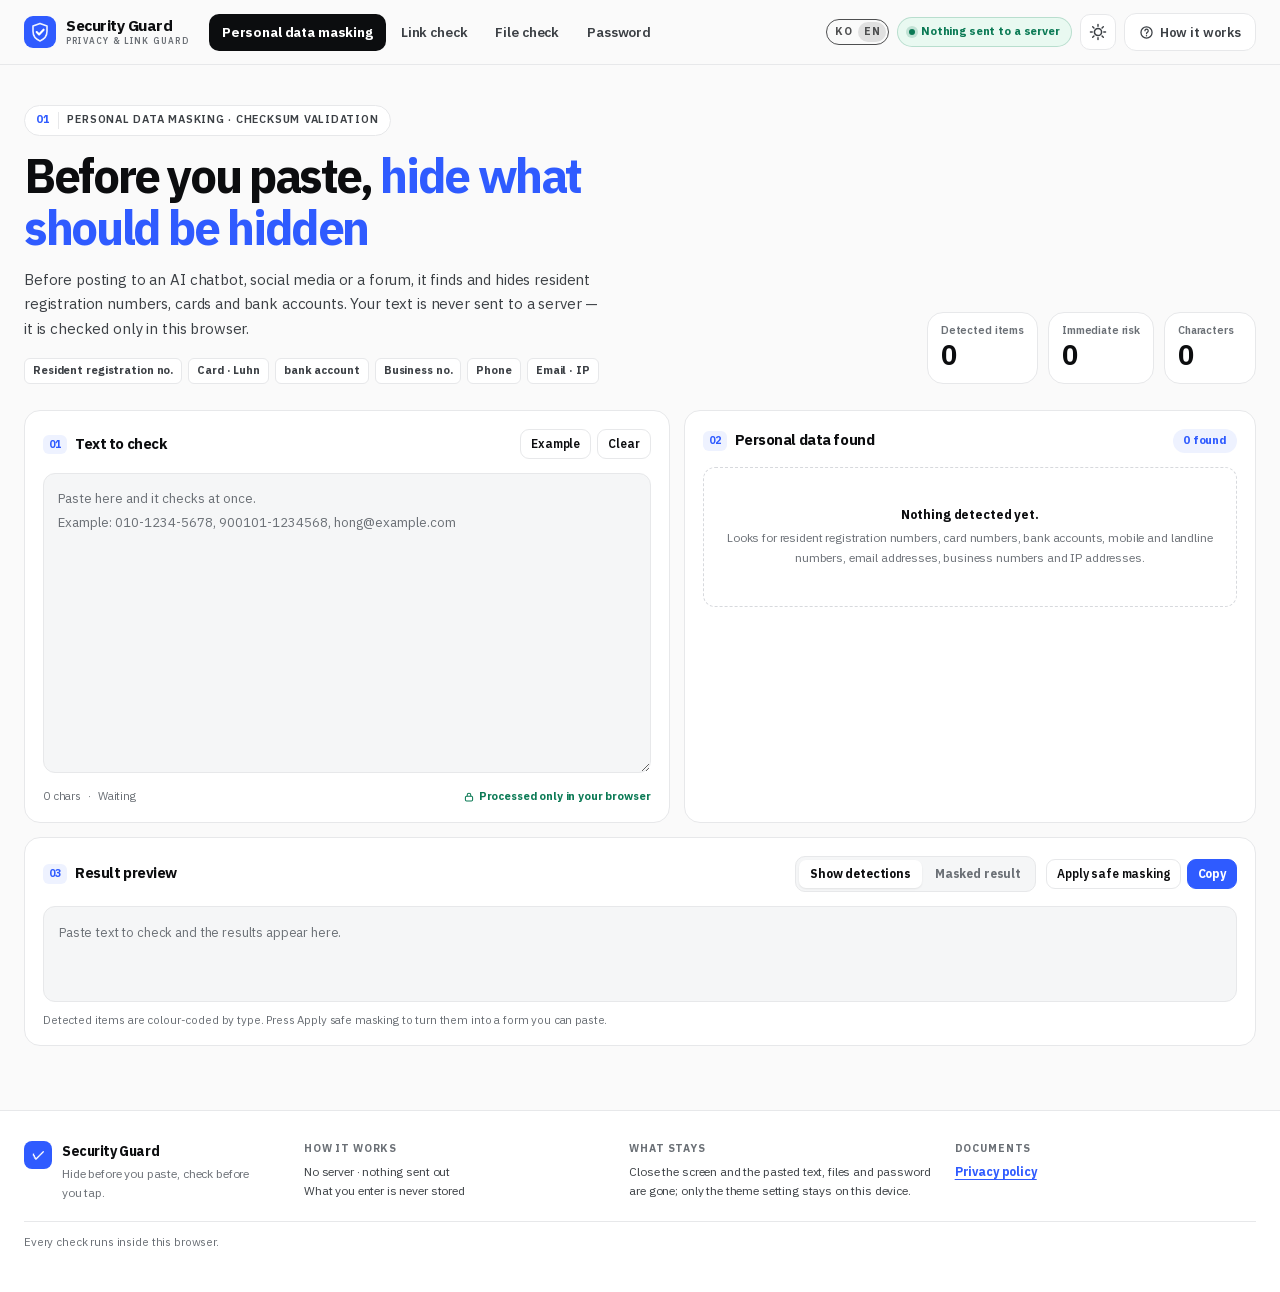
<file: index.html>
<!DOCTYPE html>
<html lang="ko" data-theme="light">
<head>
<meta charset="utf-8" />
<meta name="viewport" content="width=device-width, initial-scale=1, viewport-fit=cover" />
<title>보안 가드 — 개인정보·피싱링크·파일 점검기</title>
<meta name="description" content="AI에 붙여넣기 전 개인정보 마스킹, 피싱 링크 위험 진단, 파일 SHA-256·위장 확장자·사진 GPS 제거까지. 서버 전송 없이 브라우저 안에서만 동작합니다." />
<meta name="theme-color" content="#ffffff" />
<meta name="color-scheme" content="light dark" />
<link rel="canonical" href="https://marcj81.github.io/privacy-security-guard/" />
<meta name="robots" content="index, follow" />
<meta property="og:type" content="website" />
<meta property="og:site_name" content="보안 가드" />
<meta property="og:title" content="보안 가드 — 개인정보·피싱링크·파일 점검기" />
<meta property="og:description" content="AI에 붙여넣기 전 개인정보 마스킹, 피싱 링크 진단, 파일 해시·위장 확장자·사진 GPS 제거. 서버 전송 없이 브라우저 안에서만." />
<meta property="og:url" content="https://marcj81.github.io/privacy-security-guard/" />
<meta property="og:locale" content="ko_KR" />
<meta name="twitter:card" content="summary" />
<link rel="icon" href="favicon.svg" type="image/svg+xml" />
<link rel="stylesheet" href="styles.css" />
</head>
<body>
<a class="skip-link" href="#main">본문으로 바로가기</a>

<header class="topbar">
  <div class="topbar-inner">
    <a class="brand" href="#" data-action="go-pii" aria-label="보안 가드 홈">
      <span class="brand-mark" aria-hidden="true">
        <svg viewBox="0 0 32 32" width="32" height="32">
          <rect width="32" height="32" rx="9" fill="#2F5BFF" />
          <path d="M16 7.4l7 2.7v5.2c0 4.5-2.9 8-7 9.6-4.1-1.6-7-5.1-7-9.6v-5.2z"
                fill="none" stroke="#fff" stroke-width="1.6" stroke-linejoin="round" stroke-opacity=".92" />
          <path d="M12.7 16.1l2.4 2.4 4.5-4.8" fill="none" stroke="#fff" stroke-width="2.1"
                stroke-linecap="round" stroke-linejoin="round" />
        </svg>
      </span>
      <span class="brand-text">
        <strong>보안 가드</strong>
        <small>PRIVACY &amp; LINK GUARD</small>
      </span>
    </a>

    <nav class="tabs" role="tablist" aria-label="주요 화면">
      <button class="tab is-active" role="tab" aria-selected="true" data-tab="pii">개인정보 마스킹</button>
      <button class="tab" role="tab" aria-selected="false" data-tab="url">링크 진단</button>
      <button class="tab" role="tab" aria-selected="false" data-tab="file">파일 점검</button>
      <button class="tab" role="tab" aria-selected="false" data-tab="pw">비밀번호</button>
    </nav>

    <div class="top-actions">
      <span class="local-pill" title="입력한 내용은 어디로도 전송되지 않습니다">
        <i aria-hidden="true"></i>서버 전송 0
      </span>
      <button type="button" class="icon-btn" data-action="toggle-theme" aria-label="다크 모드로 전환" title="라이트/다크">
        <svg class="ico-sun" viewBox="0 0 20 20" width="18" height="18" aria-hidden="true"><circle cx="10" cy="10" r="4" fill="none" stroke="currentColor" stroke-width="1.7"/><path d="M10 1.6v2M10 16.4v2M1.6 10h2M16.4 10h2M4.1 4.1l1.4 1.4M14.5 14.5l1.4 1.4M15.9 4.1l-1.4 1.4M5.5 14.5l-1.4 1.4" stroke="currentColor" stroke-width="1.6" stroke-linecap="round"/></svg>
        <svg class="ico-moon" viewBox="0 0 20 20" width="18" height="18" aria-hidden="true"><path d="M16.5 12.4A7 7 0 0 1 7.6 3.5a7 7 0 1 0 8.9 8.9z" fill="none" stroke="currentColor" stroke-width="1.7" stroke-linejoin="round"/></svg>
      </button>
      <button type="button" class="btn btn-ghost how-btn" data-action="open-how">
        <svg viewBox="0 0 20 20" width="15" height="15" aria-hidden="true"><circle cx="10" cy="10" r="7.4" fill="none" stroke="currentColor" stroke-width="1.7"/><path d="M7.9 7.7a2.2 2.2 0 1 1 3.4 1.9c-.8.5-1.3 1-1.3 1.9" fill="none" stroke="currentColor" stroke-width="1.6" stroke-linecap="round"/><circle cx="10" cy="14.3" r=".95" fill="currentColor"/></svg>
        작동 원리
      </button>
    </div>
  </div>
</header>

<main id="main" tabindex="-1">

  <!-- ── 개인정보 마스킹 ─────────────────────────────── -->
  <section class="view" id="view-pii" role="tabpanel" aria-label="개인정보 마스킹">
    <div class="hero">
      <div class="hero-copy">
        <span class="eyebrow"><b>01</b>개인정보 마스킹 · 체크섬 검증</span>
        <h1>붙여넣기 전에, <em>가릴 것은 가립니다</em></h1>
        <p class="sub">AI 챗봇·SNS·게시판에 올리기 전에 주민등록번호·카드·계좌를 찾아 가립니다. 입력한 글은 서버로 가지 않고 이 브라우저 안에서만 검사됩니다.</p>
        <div class="tagrow">
          <span class="tag">주민등록번호</span><span class="tag">카드 · Luhn</span><span class="tag">계좌</span>
          <span class="tag">사업자번호</span><span class="tag">연락처</span><span class="tag">이메일 · IP</span>
        </div>
      </div>
      <div class="summary" id="piiSummary"></div>
    </div>

    <div class="pii-grid">
      <div class="panel">
        <div class="panel-head">
          <h2><span class="idx">01</span>검사할 글</h2>
          <div class="panel-tools">
            <button type="button" class="btn btn-sm" data-action="pii-sample">예시</button>
            <button type="button" class="btn btn-sm" data-action="pii-clear">지우기</button>
          </div>
        </div>
        <textarea id="piiInput" class="input textarea" spellcheck="false" autocomplete="off"
          placeholder="여기에 붙여넣으면 바로 검사합니다.&#10;예: 010-1234-5678, 900101-1234568, hong@example.com"></textarea>
        <div class="input-foot">
          <span id="piiChars" class="muted">0자</span>
          <span class="dot-sep" aria-hidden="true">·</span>
          <span id="piiState" class="muted">대기 중</span>
          <span class="spacer"></span>
          <span class="trust">
            <svg viewBox="0 0 16 16" width="12" height="12" aria-hidden="true"><rect x="3.2" y="7" width="9.6" height="6.4" rx="1.6" fill="none" stroke="currentColor" stroke-width="1.4"/><path d="M5.6 7V5.4a2.4 2.4 0 0 1 4.8 0V7" fill="none" stroke="currentColor" stroke-width="1.4"/></svg>
            브라우저에서만 처리
          </span>
        </div>
      </div>

      <div class="panel findings-panel">
        <div class="panel-head">
          <h2><span class="idx">02</span>탐지된 개인정보</h2>
          <span class="count-pill" id="piiCount">0건</span>
        </div>
        <div class="riskline" id="piiRisk" hidden></div>
        <div class="findings" id="piiFindings"></div>
        <div class="findings-empty" id="piiEmpty">
          <b>아직 탐지된 항목이 없습니다.</b>
          <span>주민등록번호 · 카드번호 · 계좌번호 · 휴대폰 · 전화 · 이메일 · 사업자번호 · IP를 찾습니다.</span>
        </div>
      </div>
    </div>

    <div class="panel preview-panel">
      <div class="panel-head">
        <h2><span class="idx">03</span>결과 미리보기</h2>
        <div class="seg" id="piiSeg" role="tablist" aria-label="미리보기 모드">
          <button type="button" class="is-on" role="tab" aria-selected="true" data-view="raw">탐지 표시</button>
          <button type="button" role="tab" aria-selected="false" data-view="masked">마스킹 결과</button>
        </div>
        <div class="panel-tools">
          <button type="button" class="btn btn-sm" data-action="pii-apply">안전 마스킹 적용</button>
          <button type="button" class="btn btn-sm btn-primary" data-action="pii-copy" id="piiCopyBtn">복사</button>
        </div>
      </div>
      <div id="piiHighlight" class="preview-box" aria-live="polite"></div>
      <pre id="piiMasked" class="preview-box masked" hidden></pre>
      <p class="preview-note" id="piiNote">탐지된 항목을 종류별 색으로 표시했습니다. <b>안전 마스킹 적용</b>을 누르면 붙여넣어도 되는 형태로 바뀝니다.</p>
    </div>
  </section>

  <!-- ── 링크 진단 ───────────────────────────────────── -->
  <section class="view" id="view-url" role="tabpanel" aria-label="피싱 링크 진단" hidden>
    <div class="hero">
      <div class="hero-copy">
        <span class="eyebrow"><b>02</b>피싱 링크 진단 · 문자·메일</span>
        <h1>누르기 전에, <em>주소를 해부합니다</em></h1>
        <p class="sub">문자·메일로 온 링크를 누르기 전에 확인하세요. 브랜드 사칭 유사 도메인, 퓨니코드, IP 직접 접속, @ 우회, 단축 URL을 한 번에 봅니다.</p>
        <div class="tagrow">
          <span class="tag">유사 도메인</span><span class="tag">퓨니코드</span><span class="tag">@ 우회</span>
          <span class="tag">IP 접속</span><span class="tag">단축 URL</span><span class="tag">위험 확장자</span>
        </div>
      </div>
      <div class="summary" id="urlSummary"></div>
    </div>

    <form class="url-form" id="urlForm" autocomplete="off">
      <div class="url-field">
        <svg viewBox="0 0 20 20" width="17" height="17" aria-hidden="true"><path d="M8.4 11.6a3.2 3.2 0 0 0 4.5 0l2.6-2.6a3.2 3.2 0 0 0-4.5-4.5l-1.3 1.3" fill="none" stroke="currentColor" stroke-width="1.7" stroke-linecap="round"/><path d="M11.6 8.4a3.2 3.2 0 0 0-4.5 0l-2.6 2.6a3.2 3.2 0 0 0 4.5 4.5l1.3-1.3" fill="none" stroke="currentColor" stroke-width="1.7" stroke-linecap="round"/></svg>
        <input id="urlInput" type="text" inputmode="url" spellcheck="false" autocomplete="off"
               placeholder="확인할 링크 — https://… 또는 bit.ly/…" aria-label="검사할 링크" />
        <button type="button" class="url-clear" data-action="url-clear" aria-label="입력 지우기" hidden>✕</button>
      </div>
      <button class="btn btn-primary" type="submit">진단</button>
    </form>

    <div class="sample-row" id="urlSamples" aria-label="예시 링크"></div>
    <div id="urlError" class="inline-error" hidden></div>

    <div class="url-result" id="urlResult" hidden>
      <div class="score-card" id="scoreCard" data-grade="safe">
        <div class="gauge" aria-hidden="true">
          <svg viewBox="0 0 120 120" width="120" height="120">
            <circle class="gauge-track" cx="60" cy="60" r="52" fill="none" stroke-width="10" />
            <circle class="gauge-fill" id="gaugeFill" cx="60" cy="60" r="52" fill="none" stroke-width="10"
                    stroke-linecap="round" transform="rotate(-90 60 60)" />
          </svg>
          <div class="gauge-label"><b id="urlScore">0</b><span>/100</span></div>
        </div>
        <div class="score-copy">
          <span class="grade-chip" id="urlGrade">안전</span>
          <h2 id="urlVerdict"></h2>
          <p id="urlAdvice" class="muted"></p>
        </div>
        <div class="score-meta" id="urlMeta"></div>
        <div class="meta-note" id="urlMetaNote" hidden></div>
      </div>

      <div class="url-cols">
        <div class="panel">
          <div class="panel-head"><h2>위험 근거</h2><span class="muted" id="urlReasonCount"></span></div>
          <div id="urlReasons" class="reason-list"></div>
        </div>
        <div class="panel">
          <div class="panel-head"><h2>확인된 안전 신호</h2></div>
          <div id="urlPositives" class="positive-list"></div>
          <div class="howto" id="urlHowto"></div>
        </div>
      </div>
    </div>

    <div class="panel recent-panel" id="urlRecentWrap" hidden>
      <div class="panel-head">
        <h2>이번 세션 검사 기록</h2>
        <button type="button" class="btn btn-sm" data-action="url-clear-history">기록 지우기</button>
      </div>
      <div id="urlRecent" class="recent-list"></div>
    </div>
  </section>

  <!-- ── 파일 점검 ───────────────────────────────────── -->
  <section class="view" id="view-file" role="tabpanel" aria-label="파일 점검" hidden>
    <div class="hero">
      <div class="hero-copy">
        <span class="eyebrow"><b>03</b>파일 점검 · 해시 · EXIF</span>
        <h1>보내기 전에, <em>속을 열어봅니다</em></h1>
        <p class="sub">SHA-256 해시 계산, 확장자 위장 탐지, 사진에 박힌 GPS·촬영기기 정보 제거까지. 파일은 업로드되지 않고 브라우저 메모리에서만 읽습니다.</p>
        <div class="tagrow">
          <span class="tag">SHA-256 · SHA-1</span><span class="tag">매직 바이트</span><span class="tag">이중 확장자</span>
          <span class="tag">RTL 문자</span><span class="tag">GPS · 촬영기기</span>
        </div>
      </div>
      <div class="summary" id="fileSummary"></div>
    </div>

    <div class="drop" id="fileDrop" role="button" tabindex="0" aria-label="파일 선택 또는 끌어다 놓기">
      <svg class="drop-icon" viewBox="0 0 48 48" width="36" height="36" aria-hidden="true">
        <path d="M24 31V11m0 0l-7 7m7-7l7 7" fill="none" stroke="currentColor" stroke-width="2.4" stroke-linecap="round" stroke-linejoin="round"/>
        <path d="M12 28v6a3 3 0 0 0 3 3h18a3 3 0 0 0 3-3v-6" fill="none" stroke="currentColor" stroke-width="2.2" stroke-linecap="round"/>
      </svg>
      <b>파일을 끌어다 놓거나 <span class="u">클릭</span>하세요</b>
      <span class="muted">이미지 · 문서 · 설치 파일 · 여러 개 한 번에 (HEIC·AVIF 포함)</span>
      <span class="drop-note">파일은 어디로도 전송되지 않습니다</span>
    </div>
    <input type="file" id="fileInput" multiple hidden />

    <div class="file-tools">
      <button type="button" class="btn btn-ghost" data-action="load-sample-photo">GPS 들어간 샘플 사진으로 체험</button>
      <button type="button" class="btn btn-ghost" data-action="load-sample-heic">아이폰 HEIC 샘플로 체험</button>
      <div class="hash-compare">
        <label for="hashInput">대조할 해시</label>
        <input id="hashInput" class="input" type="text" spellcheck="false" autocomplete="off"
               placeholder="SHA-256 64자 · SHA-1 40자" />
        <span class="hash-state" id="hashState"></span>
      </div>
    </div>

    <div id="fileList" class="file-list"></div>
    <div id="fileEmpty" class="empty">
      <p><strong>아직 검사한 파일이 없습니다.</strong></p>
      <p class="muted">위에 파일을 놓으면 해시·실제 형식·메타데이터를 바로 분석합니다.</p>
    </div>
  </section>

  <!-- ── 비밀번호 ────────────────────────────────────── -->
  <section class="view" id="view-pw" role="tabpanel" aria-label="비밀번호 강도 진단" hidden>
    <div class="hero">
      <div class="hero-copy">
        <span class="eyebrow"><b>04</b>비밀번호 진단 · 생성</span>
        <h1>얼마나 빨리 뚫리는지, <em>숫자로</em></h1>
        <p class="sub">실효 엔트로피로 크래킹 시간을 계산하고, 브라우저 보안 난수(crypto.getRandomValues)로 새 비밀번호를 만듭니다. 입력한 비밀번호는 저장하지 않습니다.</p>
        <div class="tagrow">
          <span class="tag">실효 엔트로피</span><span class="tag">GPU 추정</span><span class="tag">패턴 감점</span>
          <span class="tag">crypto 난수</span><span class="tag">특수문자 포함</span>
        </div>
      </div>
      <div class="summary" id="pwSummary"></div>
    </div>

    <div class="pw-grid">
      <div class="panel">
        <div class="panel-head"><h2><span class="idx">01</span>강도 진단</h2><span class="muted">입력 즉시 계산</span></div>
        <div class="pw-field">
          <input id="pwInput" class="input" type="password" autocomplete="new-password" spellcheck="false"
                 placeholder="확인할 비밀번호" aria-label="확인할 비밀번호" />
          <button type="button" class="pw-eye" data-action="toggle-pw" aria-label="비밀번호 보기">
            <svg viewBox="0 0 20 20" width="18" height="18" aria-hidden="true"><path d="M1.8 10s3-5.2 8.2-5.2S18.2 10 18.2 10 15.2 15.2 10 15.2 1.8 10 1.8 10z" fill="none" stroke="currentColor" stroke-width="1.5"/><circle cx="10" cy="10" r="2.6" fill="none" stroke="currentColor" stroke-width="1.5"/></svg>
          </button>
        </div>
        <div class="meter big" aria-hidden="true"><i id="pwBar" data-score="0"></i></div>
        <div class="pw-level">
          <b id="pwLevel">—</b>
          <span id="pwBits" class="muted">0비트</span>
        </div>
        <div class="pw-stats">
          <div class="pstat"><span>온라인 공격 (초당 100회)</span><b id="pwOnline">—</b></div>
          <div class="pstat"><span>오프라인 GPU (초당 100억 회)</span><b id="pwOffline">—</b></div>
          <div class="pstat"><span>글자 종류</span><b id="pwPool">—</b></div>
        </div>
        <div id="pwWarnings" class="warnings"></div>
        <div id="pwClasses" class="class-chips"></div>
        <div class="pwzx" id="pwZx" hidden>
          <div class="pwzx-head">
            <span>사전·패턴 기반 진단</span>
            <b id="pwZxScore">—</b>
          </div>
          <div class="pwzx-guesses" id="pwZxGuesses"></div>
          <ul class="pwzx-tips" id="pwZxTips"></ul>
          <div class="pwzx-source" id="pwZxSource"></div>
        </div>
        <p class="pwzx-load" id="pwZxLoad" hidden>사전 공격 엔진을 불러오는 중…</p>
        <p class="note">흔한 단어·반복·연속 배열을 감점한 뒤의 실효 엔트로피로 계산합니다. 사전 엔진이 준비되면 실제 추측 횟수(사전·키보드 패턴 인식)로 등급을 다시 매깁니다. 사이트마다 해시 방식이 달라 실제 시간은 달라질 수 있습니다.</p>
      </div>

      <div class="panel">
        <div class="panel-head"><h2><span class="idx">02</span>안전한 비밀번호 생성</h2><span class="muted">crypto.getRandomValues</span></div>
        <div class="gen-len">
          <label for="genLen">길이 <b id="genLenVal">20</b></label>
          <input id="genLen" type="range" min="8" max="64" value="20" step="1" />
        </div>
        <div class="gen-opts">
          <label class="check"><input type="checkbox" id="genLower" checked /> 영문 소문자</label>
          <label class="check"><input type="checkbox" id="genUpper" checked /> 영문 대문자</label>
          <label class="check"><input type="checkbox" id="genDigit" checked /> 숫자</label>
          <label class="check"><input type="checkbox" id="genSymbol" checked /> 기호</label>
          <label class="check"><input type="checkbox" id="genNoAmbiguous" checked /> 헷갈리는 글자 제외 (I l 1 O 0 o)</label>
        </div>
        <div class="gen-out">
          <code id="genOut">—</code>
          <button type="button" class="btn btn-sm" data-action="gen-copy">복사</button>
        </div>
        <div class="gen-meta" id="genMeta"></div>
        <button type="button" class="btn btn-primary gen-btn" data-action="generate">새로 생성</button>
        <p class="note">한 글자도 예측할 수 없는 난수를 씁니다. 생성 기록은 저장하지 않으니, 마음에 들면 바로 비밀번호 관리자에 넣으세요.</p>
      </div>
    </div>
  </section>
</main>

<footer class="footer">
  <div class="footer-inner">
    <div class="foot-brand">
      <span class="foot-mark" aria-hidden="true">✓</span>
      <div>
        <strong>보안 가드</strong>
        <p>붙여넣기 전에 가리고, 누르기 전에 확인합니다.</p>
      </div>
    </div>
    <div class="foot-cols">
      <div class="foot-col">
        <h2>처리 방식</h2>
        <p>서버 없음 · 외부 전송 0건<br />입력한 내용은 저장하지 않습니다</p>
      </div>
      <div class="foot-col">
        <h2>남는 것</h2>
        <p>화면을 닫으면 붙여넣은 글·파일·비밀번호는 사라지고, 테마 설정만 이 기기에 남습니다.</p>
      </div>
      <div class="foot-col">
        <h2>문서</h2>
        <p><a href="privacy.html">개인정보 처리방침</a></p>
      </div>
    </div>
    <p class="foot-line">모든 검사는 이 브라우저 안에서 실행됩니다.</p>
  </div>
</footer>

<div class="modal-root" id="modalRoot" hidden></div>
<div class="toast-root" id="toastRoot" aria-live="polite"></div>

<script src="assets/vendor/tldts.umd.min.js"></script>
<script src="assets/vendor/exifr.umd.js"></script>
<script src="core.js"></script>
<script src="data.js"></script>
<script src="app.js"></script>
<script src="i18n.js"></script>
</body>
</html>
</file>
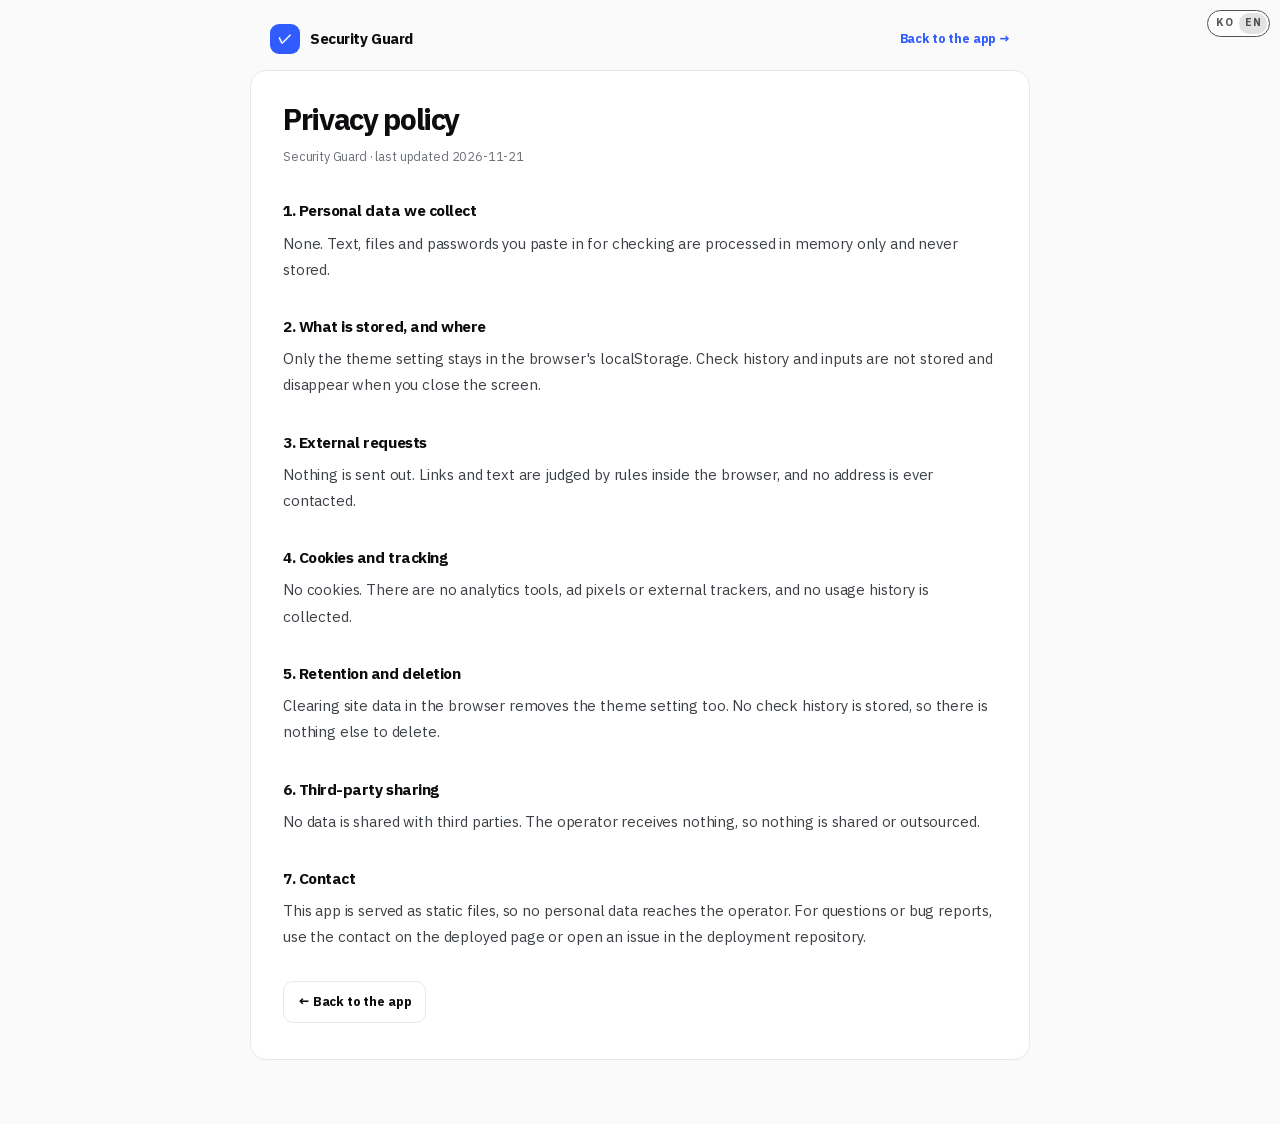
<file: privacy.html>
<!DOCTYPE html>
<html lang="ko">
<head>
<meta charset="utf-8" />
<meta name="viewport" content="width=device-width, initial-scale=1" />
<link rel="icon" href="favicon.svg" />
<title>개인정보 처리 방침 — 보안 가드</title>
<meta name="description" content="보안 가드는 서버 없이 브라우저에서만 동작하는 정적 앱으로, 수집하는 개인정보가 없습니다." />
<style>
  /* A안 — Crisp Bento · 문서형 변형 (외부 리소스 없음) */
  @font-face { font-family: 'PlexKR'; src: url('assets/fonts/plexkr-Regular.woff2') format('woff2'); font-weight: 400; font-style: normal; font-display: swap; }
  @font-face { font-family: 'PlexKR'; src: url('assets/fonts/plexkr-SemiBold.woff2') format('woff2'); font-weight: 500 600; font-style: normal; font-display: swap; }
  @font-face { font-family: 'PlexKR'; src: url('assets/fonts/plexkr-Bold.woff2') format('woff2'); font-weight: 700 900; font-style: normal; font-display: swap; }
  :root {
    color-scheme: light dark;
    --bg: #FAFAFA; --surface: #FFFFFF; --ink: #0C0D0F; --ink-2: #3C4045;
    --sub: #6B7076; --line: #E7E8EA; --accent: #2F5BFF;
  }
  @media (prefers-color-scheme: dark) {
    :root { --bg: #0B0C0E; --surface: #121417; --ink: #F4F5F8; --ink-2: #D3D7DD; --sub: #A8AEB7; --line: #262A31; --accent: #7C97FF; }
  }
  * { box-sizing: border-box; }
  body {
    margin: 0; background: var(--bg); color: var(--ink);
    font: 15px/1.75 'PlexKR', -apple-system, BlinkMacSystemFont, 'Apple SD Gothic Neo', 'Malgun Gothic', sans-serif;
    letter-spacing: -.01em; -webkit-font-smoothing: antialiased;
  }
  .top { max-width: 780px; margin: 0 auto; padding: 24px 20px 0; display: flex; align-items: center; gap: 10px; }
  .mark {
    width: 30px; height: 30px; border-radius: 9px; background: var(--accent); color: #fff;
    display: grid; place-items: center; font-size: 14px; font-weight: 900; flex: none;
  }
  .top strong { font-size: 15px; font-weight: 800; letter-spacing: -.03em; }
  .top a { margin-left: auto; font-size: 12.5px; font-weight: 700; color: var(--accent); text-decoration: none; }
  .top a:hover { text-decoration: underline; text-underline-offset: 3px; }
  main {
    max-width: 780px; margin: 16px auto 64px; padding: 32px 32px 36px;
    background: var(--surface); border: 1px solid var(--line); border-radius: 16px;
  }
  h1 { margin: 0; font-size: 30px; line-height: 1.15; letter-spacing: -.045em; font-weight: 800; }
  .muted { margin: 8px 0 0; color: var(--sub); font-size: 12.5px; }
  h2 { margin: 30px 0 6px; font-size: 15.5px; font-weight: 800; letter-spacing: -.03em; }
  p { margin: 0; color: var(--ink-2); }
  a { color: var(--accent); }
  .back { display: inline-block; margin-top: 30px; padding: 9px 14px; border: 1px solid var(--line); border-radius: 10px; font-size: 13px; font-weight: 700; color: var(--ink); text-decoration: none; }
  .back:hover { border-color: var(--accent); color: var(--accent); }
  @media (max-width: 620px) {
    main { margin: 12px 12px 40px; padding: 22px 18px 26px; }
    h1 { font-size: 24px; }
  }
</style>
</head>
<body>
<div class="top">
  <span class="mark" aria-hidden="true">✓</span>
  <strong>보안 가드</strong>
  <a href="./">앱으로 돌아가기 →</a>
</div>

<main>
  <h1>개인정보 처리 방침</h1>
  <p class="muted">보안 가드 · 최종 갱신 2026-11-21</p>

  <h2>1. 수집하는 개인정보</h2>
  <p>없습니다. 검사하려고 붙여넣은 글·파일·비밀번호는 메모리에서만 처리되고 저장되지 않습니다.</p>

  <h2>2. 저장 위치와 항목</h2>
  <p>테마 설정만 브라우저 localStorage에 남습니다. 검사 기록·입력 내용은 저장하지 않으며, 화면을 닫으면 사라집니다.</p>

  <h2>3. 외부 전송</h2>
  <p>외부 전송이 0건입니다. 링크·문구 점검은 브라우저 안의 규칙으로만 판정하며, 어떤 주소로도 접속하지 않습니다.</p>

  <h2>4. 쿠키·추적</h2>
  <p>쿠키를 쓰지 않습니다. 분석 도구·광고 픽셀·외부 트래커를 넣지 않으며, 이용 기록을 수집하지 않습니다.</p>

  <h2>5. 보관과 삭제</h2>
  <p>브라우저 사이트 데이터를 지우면 테마 설정까지 삭제됩니다. 저장하는 검사 기록이 없어 따로 지울 항목은 없습니다.</p>

  <h2>6. 제3자 제공</h2>
  <p>제3자에게 제공하는 데이터가 없습니다. 운영자는 이용자의 데이터를 받지 않으므로 별도 제공·위탁이 없습니다.</p>

  <h2>7. 문의</h2>
  <p>이 앱은 정적 파일로 배포되며 운영자에게 개인정보가 전달되지 않습니다. 문의·오류 제보는 배포 페이지에 안내된 연락처나 배포 저장소의 이슈로 남겨 주세요.</p>

  <a class="back" href="./">← 앱으로 돌아가기</a>
</main>
<script src="i18n.js"></script>
</body>
</html>
</file>
<file: styles.css>
/* ============================================================
   보안 가드 · styles.css
   디자인 시스템: A안 — Crisp Bento SaaS
   순백 #FFFFFF / 바탕 #FAFAFA · 1px #E7E8EA 보더 · 16px 라운드
   잉크 #0C0D0F · 코발트 #2F5BFF 단일 액센트 · 산세리프 800 헤드라인
   ============================================================ */

@font-face {
  font-family: 'PlexKR';
  src: url('assets/fonts/plexkr-Regular.woff2') format('woff2');
  font-weight: 400; font-style: normal; font-display: swap;
}
@font-face {
  font-family: 'PlexKR';
  src: url('assets/fonts/plexkr-SemiBold.woff2') format('woff2');
  font-weight: 500 600; font-style: normal; font-display: swap;
}
@font-face {
  font-family: 'PlexKR';
  src: url('assets/fonts/plexkr-Bold.woff2') format('woff2');
  font-weight: 700 900; font-style: normal; font-display: swap;
}

:root {
  --font: 'PlexKR', -apple-system, BlinkMacSystemFont, 'Segoe UI', 'Apple SD Gothic Neo', 'Malgun Gothic', sans-serif;
  --mono: ui-monospace, SFMono-Regular, 'SF Mono', Menlo, Consolas, 'Liberation Mono', monospace;

  /* A안 코어 토큰 */
  --bg: #FAFAFA;
  --surface: #FFFFFF;
  --surface-2: #F5F6F7;
  --surface-3: #EFF1F3;
  --ink: #0C0D0F;
  --ink-2: #3C4045;
  --sub: #6B7076;
  --line: #E7E8EA;
  --line-strong: #D7D9DD;
  --accent: #2F5BFF;
  --accent-soft: #EEF2FF;
  --accent-line: #DDE4FF;
  --ok: #0B7A55;
  --ok-soft: #E9F9F1;
  --warn: #8A5200;
  --warn-soft: #FFF6E7;
  --danger: #C0251C;
  --danger-soft: #FDEDEC;

  --radius: 16px;
  --radius-md: 12px;
  --radius-sm: 10px;
  --shadow-hover: 0 12px 28px -20px rgba(12, 13, 15, .35);
  --shadow-modal: 0 40px 100px -40px rgba(12, 13, 15, .55);
  --maxw: 1280px;
}

[data-theme="dark"] {
  --bg: #0B0C0E;
  --surface: #121417;
  --surface-2: #171A1E;
  --surface-3: #1D2126;
  --ink: #F4F5F8;
  --ink-2: #D3D7DD;
  --sub: #A8AEB7;
  --line: #262A31;
  --line-strong: #333841;
  --accent: #7C97FF;
  --accent-soft: rgba(124, 151, 255, .14);
  --accent-line: rgba(124, 151, 255, .32);
  --ok: #4AD6A0;
  --ok-soft: rgba(74, 214, 160, .12);
  --warn: #F0B45F;
  --warn-soft: rgba(240, 180, 95, .12);
  --danger: #FF8A80;
  --danger-soft: rgba(255, 138, 128, .12);
  --shadow-hover: 0 12px 28px -18px rgba(0, 0, 0, .8);
  --shadow-modal: 0 40px 100px -40px #000;
}

* { box-sizing: border-box; }
[hidden] { display: none !important; }
html { -webkit-text-size-adjust: 100%; }
body {
  margin: 0;
  font-family: var(--font);
  background: var(--bg);
  color: var(--ink);
  font-size: 14px;
  line-height: 1.5;
  letter-spacing: -.01em;
  -webkit-font-smoothing: antialiased;
  text-rendering: optimizeLegibility;
}
h1, h2, h3, h4 { margin: 0; font-weight: 700; letter-spacing: -.02em; }
p { margin: 0; }
a { color: inherit; text-decoration: none; }
button { font-family: inherit; letter-spacing: inherit; }
code, pre, .mono { font-family: var(--mono); }
::selection { background: var(--accent-soft); color: var(--ink); }

.sr-only {
  position: absolute; width: 1px; height: 1px; padding: 0; margin: -1px;
  overflow: hidden; clip: rect(0 0 0 0); white-space: nowrap; border: 0;
}
.skip-link {
  position: fixed; left: 14px; top: -64px; z-index: 200;
  background: var(--ink); color: var(--surface); padding: 10px 14px;
  border-radius: var(--radius-sm); font-size: 13px; font-weight: 600;
  transition: top .15s ease;
}
.skip-link:focus { top: 14px; }
:focus-visible { outline: 2px solid var(--accent); outline-offset: 2px; border-radius: 6px; }
.muted { color: var(--sub); }

/* ── 상단 바 ─────────────────────────────────────── */
.topbar {
  position: sticky; top: 0; z-index: 40;
  background: color-mix(in srgb, var(--bg) 88%, transparent);
  backdrop-filter: blur(14px) saturate(1.2);
  -webkit-backdrop-filter: blur(14px) saturate(1.2);
  border-bottom: 1px solid var(--line);
}
.topbar-inner {
  max-width: var(--maxw); margin: 0 auto; padding: 0 24px;
  display: flex; align-items: center; gap: 20px; min-height: 64px;
}
.brand { display: flex; align-items: center; gap: 10px; flex: none; }
.brand-mark { display: flex; flex: none; }
.brand-text { display: flex; flex-direction: column; line-height: 1.1; }
.brand-text strong { font-size: 15.5px; font-weight: 800; letter-spacing: -.03em; }
.brand-text small { font-size: 8.5px; letter-spacing: .14em; color: var(--sub); font-weight: 600; margin-top: 3px; }

.tabs { display: flex; gap: 2px; flex: 1 1 auto; min-width: 0; }
.tab {
  border: 0; background: transparent; color: var(--ink-2);
  font-size: 13.5px; font-weight: 600; padding: 8px 13px; border-radius: var(--radius-sm);
  cursor: pointer; white-space: nowrap; display: inline-flex; align-items: center; justify-content: center;
  transition: background .14s, color .14s;
}
.tab:hover { background: var(--surface-2); color: var(--ink); }
.tab.is-active { background: var(--ink); color: var(--surface); font-weight: 700; }

.top-actions { display: flex; align-items: center; gap: 8px; flex: none; }
.local-pill {
  display: inline-flex; align-items: center; gap: 6px; height: 30px; padding: 0 11px;
  border-radius: 999px; background: var(--ok-soft); color: var(--ok);
  font-size: 11.5px; font-weight: 700; white-space: nowrap;
  border: 1px solid color-mix(in srgb, var(--ok) 22%, transparent);
}
.local-pill i {
  width: 6px; height: 6px; border-radius: 50%; background: currentColor;
  box-shadow: 0 0 0 3px color-mix(in srgb, currentColor 18%, transparent);
}
.icon-btn {
  width: 36px; height: 36px; display: grid; place-items: center; flex: none;
  border: 1px solid var(--line); border-radius: var(--radius-sm); background: var(--surface);
  color: var(--ink-2); cursor: pointer; transition: background .14s, color .14s, border-color .14s;
}
.icon-btn:hover { background: var(--surface-2); color: var(--ink); border-color: var(--line-strong); }
[data-theme="light"] .ico-moon { display: none; }
[data-theme="dark"] .ico-sun { display: none; }
.how-btn { height: 36px; font-size: 12.5px; }

.btn {
  display: inline-flex; align-items: center; gap: 6px; justify-content: center;
  border: 1px solid var(--line); background: var(--surface); color: var(--ink);
  height: 38px; padding: 0 14px; border-radius: var(--radius-md);
  font-size: 13px; font-weight: 600; cursor: pointer; white-space: nowrap;
  transition: background .14s, border-color .14s, color .14s, transform .1s;
}
.btn:hover { background: var(--surface-2); border-color: var(--line-strong); }
.btn:active { transform: translateY(1px); }
.btn-primary { background: var(--accent); border-color: var(--accent); color: #fff; font-weight: 700; }
.btn-primary:hover { background: #2249D8; border-color: #2249D8; }
[data-theme="dark"] .btn-primary { color: #0B0C0E; }
[data-theme="dark"] .btn-primary:hover { background: #93AAFF; border-color: #93AAFF; }
.btn-ghost { background: var(--surface); border-color: var(--line); color: var(--ink-2); }
.btn-ghost:hover { color: var(--ink); }
.btn-sm { height: 30px; padding: 0 10px; font-size: 12px; border-radius: 9px; }
.btn:disabled { opacity: .5; cursor: default; }

/* ── 레이아웃 ────────────────────────────────────── */
main { max-width: var(--maxw); margin: 0 auto; padding: 0 24px 64px; }

.hero {
  display: grid; grid-template-columns: minmax(0, 1fr) minmax(240px, 340px);
  gap: 28px; align-items: end; padding: 40px 0 26px;
}
.hero-copy { min-width: 0; }
.eyebrow {
  display: inline-flex; align-items: center; gap: 8px;
  font-size: 11px; font-weight: 600; letter-spacing: .07em; text-transform: uppercase;
  color: var(--ink-2); background: var(--surface); border: 1px solid var(--line);
  padding: 6px 11px; border-radius: 999px;
}
.eyebrow b {
  color: var(--accent); font-weight: 800; letter-spacing: .02em;
  padding-right: 8px; border-right: 1px solid var(--line);
}
.hero h1 {
  margin: 16px 0 0; font-weight: 800; font-size: clamp(30px, 3.7vw, 48px);
  line-height: 1.1; letter-spacing: -.05em; max-width: 24ch;
}
.hero h1 em { font-style: normal; color: var(--accent); }
.hero .sub {
  margin: 12px 0 0; font-size: 15px; line-height: 1.65; color: var(--ink-2); max-width: 64ch;
}
.tagrow { display: flex; flex-wrap: wrap; gap: 6px; margin-top: 16px; }
.tag {
  font-size: 11px; font-weight: 700; letter-spacing: -.01em; padding: 4px 8px;
  border-radius: 6px; background: var(--surface); color: var(--ink-2); border: 1px solid var(--line);
}
.tag.blue { background: var(--accent-soft); border-color: var(--accent-line); color: var(--accent); }
.tag.live { background: var(--ok-soft); border-color: color-mix(in srgb, var(--ok) 22%, transparent); color: var(--ok); }

.summary { display: flex; flex-wrap: wrap; justify-content: flex-end; gap: 10px; align-content: end; }
.summary:empty { display: none; }
.stat {
  background: var(--surface); border: 1px solid var(--line); border-radius: 16px;
  padding: 10px 13px 12px; min-width: 92px; max-width: 210px;
  display: flex; flex-direction: column-reverse; align-items: flex-start; gap: 2px;
}
.stat b {
  display: block; font-size: 27px; font-weight: 800; letter-spacing: -.05em;
  line-height: 1.1; font-variant-numeric: tabular-nums; min-width: 0; overflow-wrap: anywhere;
}
.stat span { display: block; font-size: 11px; color: var(--sub); font-weight: 600; }
.stat.stat-text b { font-size: 18px; letter-spacing: -.03em; line-height: 1.3; }
.stat.danger b { color: var(--danger); }
.stat.ok b { color: var(--ok); }

.panel {
  background: var(--surface); border: 1px solid var(--line); border-radius: var(--radius);
  padding: 18px 18px 16px; min-width: 0;
  transition: border-color .16s, box-shadow .16s;
}
.panel:hover { border-color: var(--line-strong); }
.panel-head { display: flex; align-items: center; gap: 10px; margin-bottom: 14px; flex-wrap: wrap; }
.panel-head h2 {
  font-size: 14.5px; font-weight: 800; letter-spacing: -.03em; margin-right: auto;
  display: inline-flex; align-items: center; gap: 8px;
}
.panel-head .idx {
  font-size: 10.5px; font-weight: 800; color: var(--accent); background: var(--accent-soft);
  border-radius: 6px; padding: 2px 6px; letter-spacing: 0; font-variant-numeric: tabular-nums;
}
.panel-head .muted { font-size: 11.5px; }
.panel-tools { display: flex; gap: 6px; flex-wrap: wrap; }
.count-pill {
  background: var(--accent-soft); color: var(--accent); font-size: 11.5px; font-weight: 800;
  border-radius: 999px; padding: 3px 10px; font-variant-numeric: tabular-nums;
}
.note { font-size: 11.5px; color: var(--sub); line-height: 1.65; margin-top: 12px; }
.dot-sep { color: var(--sub); }
.spacer { flex: 1 1 auto; }
.empty {
  text-align: center; padding: 44px 20px; border: 1px dashed var(--line-strong);
  border-radius: var(--radius); background: transparent; margin-top: 14px;
}
.empty p { margin-bottom: 4px; }
.empty .muted { font-size: 12.5px; }

/* ── 입력 ────────────────────────────────────────── */
.input {
  width: 100%; border: 1px solid var(--line); border-radius: var(--radius-md);
  background: var(--surface); color: var(--ink); font-family: inherit; font-size: 13px;
  padding: 0 12px; height: 38px;
  transition: border-color .14s, box-shadow .14s;
}
.input::placeholder { color: var(--sub); }
.input:focus { outline: none; border-color: var(--accent); box-shadow: 0 0 0 3px var(--accent-soft); }
.textarea {
  height: 300px; padding: 13px 14px; resize: vertical; line-height: 1.75;
  font-size: 13.2px; white-space: pre-wrap; background: var(--surface-2); border-color: var(--line);
}
.textarea:focus { background: var(--surface); }

/* ── 개인정보 마스킹 ─────────────────────────────── */
.pii-grid { display: grid; grid-template-columns: 1.06fr .94fr; gap: 14px; align-items: stretch; }
.input-foot {
  display: flex; align-items: center; gap: 7px; margin-top: 9px;
  font-size: 11.5px; color: var(--sub); flex-wrap: wrap;
}
.trust { display: inline-flex; align-items: center; gap: 4px; color: var(--ok); font-weight: 700; font-size: 11px; }
.riskline {
  display: flex; align-items: center; gap: 7px; font-size: 12px; font-weight: 700;
  border-radius: var(--radius-sm); padding: 9px 11px; margin-bottom: 10px;
  border: 1px solid transparent;
}
.riskline[data-risk="critical"] { background: var(--danger-soft); color: var(--danger); border-color: color-mix(in srgb, var(--danger) 20%, transparent); }
.riskline[data-risk="high"] { background: var(--warn-soft); color: var(--warn); border-color: color-mix(in srgb, var(--warn) 20%, transparent); }
.riskline[data-risk="mid"] { background: var(--accent-soft); color: var(--accent); border-color: var(--accent-line); }

.findings { display: flex; flex-direction: column; gap: 6px; max-height: 332px; overflow: auto; }
.finding {
  display: flex; align-items: center; gap: 9px; padding: 8px 10px;
  background: var(--surface-2); border: 1px solid var(--line); border-radius: var(--radius-sm);
  font-size: 12px; min-width: 0;
}
.ftype {
  flex: none; font-size: 10.5px; font-weight: 800; padding: 2px 7px; border-radius: 6px;
  letter-spacing: -.01em;
}
.ftype[data-tone="critical"] { background: var(--danger-soft); color: var(--danger); }
.ftype[data-tone="high"] { background: var(--warn-soft); color: var(--warn); }
.ftype[data-tone="mid"] { background: var(--accent-soft); color: var(--accent); }
.ftype[data-tone="low"] { background: var(--surface-3); color: var(--ink-2); }
.finding code {
  font-size: 11.5px; color: var(--ink-2); white-space: nowrap; overflow: hidden;
  text-overflow: ellipsis; min-width: 0;
}
.finding .fnote { margin-left: auto; flex: none; font-size: 10.5px; color: var(--sub); }
.finding .fnote.low { color: var(--warn); }
.findings-empty {
  text-align: center; padding: 38px 18px; color: var(--sub); font-size: 12px;
  border: 1px dashed var(--line-strong); border-radius: var(--radius-md);
}
.findings-empty b { display: block; color: var(--ink); margin-bottom: 5px; font-size: 12.5px; font-weight: 700; }
.findings-empty span { display: block; line-height: 1.6; }
.findings-more { font-size: 11px; color: var(--sub); text-align: center; padding-top: 2px; }

.preview-panel { margin-top: 14px; }
.seg { display: inline-flex; background: var(--surface-2); padding: 3px; border-radius: var(--radius-sm); gap: 2px; border: 1px solid var(--line); }
.seg button {
  border: 0; background: transparent; border-radius: 7px; padding: 5px 11px;
  font-size: 12px; font-weight: 700; color: var(--sub); cursor: pointer;
}
.seg button.is-on { background: var(--surface); color: var(--ink); box-shadow: 0 1px 2px rgba(12, 13, 15, .08); }
.preview-box {
  margin: 0; border: 1px solid var(--line); border-radius: var(--radius-md); background: var(--surface-2);
  padding: 14px 15px; font-size: 12.8px; line-height: 1.85; color: var(--ink-2);
  white-space: pre-wrap; word-break: break-word; min-height: 96px; max-height: 300px;
  overflow: auto; font-family: var(--font);
}
.preview-box.masked { color: var(--ink); background: var(--ok-soft); border-color: color-mix(in srgb, var(--ok) 26%, transparent); font-family: var(--mono); font-size: 12.4px; }
.preview-box .placeholder { color: var(--sub); }
.hl { border-radius: 4px; padding: 1px 2px; font-weight: 700; box-shadow: inset 0 -1px 0 currentColor; }
.hl[data-tone="critical"] { background: var(--danger-soft); color: var(--danger); }
.hl[data-tone="high"] { background: var(--warn-soft); color: var(--warn); }
.hl[data-tone="mid"] { background: var(--accent-soft); color: var(--accent); }
.hl[data-tone="low"] { background: var(--surface-3); color: var(--ink-2); }
.preview-note { font-size: 11.5px; color: var(--sub); margin-top: 10px; }
.preview-note b { color: var(--ink-2); }

/* ── 링크 진단 ───────────────────────────────────── */
.url-form { display: flex; gap: 9px; margin-bottom: 10px; }
.url-field {
  flex: 1 1 auto; display: flex; align-items: center; gap: 9px; min-width: 0;
  background: var(--surface); border: 1px solid var(--line); border-radius: var(--radius-md);
  padding: 0 13px; height: 50px; color: var(--sub);
  transition: border-color .14s, box-shadow .14s;
}
.url-field:focus-within { border-color: var(--accent); box-shadow: 0 0 0 3px var(--accent-soft); color: var(--ink-2); }
.url-field input {
  flex: 1 1 auto; min-width: 0; border: 0; outline: 0; background: transparent;
  font-family: var(--mono); font-size: 13.5px; color: var(--ink); height: 100%;
}
.url-field input::placeholder { font-family: var(--font); color: var(--sub); font-size: 13px; }
.url-clear { border: 0; background: transparent; color: var(--sub); cursor: pointer; font-size: 13px; padding: 4px; border-radius: 6px; }
.url-clear:hover { background: var(--surface-2); color: var(--ink); }
.url-form .btn { height: 50px; padding: 0 24px; font-size: 14px; }

.sample-row { display: flex; gap: 7px; flex-wrap: wrap; margin-bottom: 16px; }
.sample-chip {
  display: inline-flex; align-items: center; gap: 6px; border: 1px solid var(--line);
  background: var(--surface); color: var(--ink-2); border-radius: 999px; padding: 6px 12px;
  font-size: 11.5px; font-weight: 600; cursor: pointer; max-width: 100%;
  transition: background .14s, border-color .14s, color .14s;
}
.sample-chip:hover { background: var(--surface-2); border-color: var(--line-strong); color: var(--ink); }
.sample-chip .sc-label { font-weight: 800; }
.sample-chip .sc-hint { color: var(--sub); font-weight: 500; }

.inline-error {
  background: var(--danger-soft); color: var(--danger); border-radius: var(--radius-sm);
  padding: 10px 13px; font-size: 12.5px; font-weight: 600; margin-bottom: 16px;
  border: 1px solid color-mix(in srgb, var(--danger) 20%, transparent);
}

.url-result { display: flex; flex-direction: column; gap: 14px; }
.score-card {
  display: grid; grid-template-columns: auto minmax(0, 1.1fr) minmax(0, .9fr);
  gap: 22px; padding: 20px 22px; align-items: center;
  background: var(--surface); border: 1px solid var(--line); border-radius: var(--radius);
}
.gauge { position: relative; width: 118px; height: 118px; flex: none; }
.gauge svg { display: block; }
.gauge-track { stroke: var(--surface-3); }
.gauge-fill { stroke: var(--ok); transition: stroke-dashoffset .5s cubic-bezier(.2, .8, .3, 1), stroke .3s; }
.gauge-label {
  position: absolute; inset: 0; display: flex; flex-direction: column;
  align-items: center; justify-content: center; line-height: 1;
}
.gauge-label b { font-size: 32px; font-weight: 800; letter-spacing: -.05em; font-variant-numeric: tabular-nums; }
.gauge-label span { font-size: 10.5px; color: var(--sub); font-weight: 700; margin-top: 4px; }
.score-copy { min-width: 0; }
.grade-chip {
  display: inline-flex; align-items: center; gap: 5px; font-size: 11px; font-weight: 800;
  padding: 3px 10px; border-radius: 999px; background: var(--ok-soft); color: var(--ok);
  margin-bottom: 8px; border: 1px solid color-mix(in srgb, var(--ok) 22%, transparent);
}
.score-copy h2 { font-size: 20px; font-weight: 800; letter-spacing: -.035em; margin-bottom: 5px; }
.score-copy p { font-size: 12.5px; line-height: 1.65; max-width: 560px; }
.score-meta { display: flex; flex-direction: column; gap: 7px; min-width: 0; }
.meta-row { display: flex; gap: 8px; font-size: 11.5px; align-items: baseline; }
.meta-row span { color: var(--sub); flex: none; width: 72px; font-weight: 600; }
.meta-row b { font-family: var(--mono); font-size: 11.5px; font-weight: 600; color: var(--ink-2); word-break: break-all; }

[data-grade="safe"] .gauge-fill { stroke: var(--ok); }
[data-grade="safe"] .grade-chip { background: var(--ok-soft); color: var(--ok); border-color: color-mix(in srgb, var(--ok) 22%, transparent); }
[data-grade="warn"] .gauge-fill { stroke: var(--warn); }
[data-grade="warn"] .grade-chip { background: var(--warn-soft); color: var(--warn); border-color: color-mix(in srgb, var(--warn) 22%, transparent); }
[data-grade="danger"] .gauge-fill { stroke: #C25E00; }
[data-grade="danger"] .grade-chip { background: var(--warn-soft); color: #8A3D00; border-color: color-mix(in srgb, #C25E00 24%, transparent); }
[data-theme="dark"] [data-grade="danger"] .grade-chip { background: rgba(194, 94, 0, .18); color: #F7A94E; }
[data-grade="critical"] .gauge-fill { stroke: var(--danger); }
[data-grade="critical"] .grade-chip { background: var(--danger-soft); color: var(--danger); border-color: color-mix(in srgb, var(--danger) 22%, transparent); }
[data-grade="critical"] .score-copy h2 { color: var(--danger); }

.url-cols { display: grid; grid-template-columns: 1.15fr .85fr; gap: 14px; align-items: start; }
.reason-list { display: flex; flex-direction: column; gap: 7px; }
.reason {
  display: flex; gap: 10px; padding: 11px 12px; border-radius: var(--radius-md);
  background: var(--surface-2); border: 1px solid var(--line); align-items: flex-start;
}
.reason .r-points {
  flex: none; font-size: 10.5px; font-weight: 900; border-radius: 6px; padding: 3px 7px;
  font-variant-numeric: tabular-nums; background: var(--surface-3); color: var(--ink-2);
}
.reason[data-sev="danger"] .r-points { background: var(--danger-soft); color: var(--danger); }
.reason[data-sev="warn"] .r-points { background: var(--warn-soft); color: var(--warn); }
.reason[data-sev="info"] .r-points { background: var(--surface-3); color: var(--ink-2); }
.reason .r-body { min-width: 0; }
.reason .r-title { font-size: 12.8px; font-weight: 700; margin-bottom: 2px; }
.reason .r-detail { font-size: 11.8px; color: var(--sub); line-height: 1.6; word-break: break-word; }
.reason-clean { text-align: center; padding: 26px 12px; color: var(--sub); font-size: 12.5px; border: 1px dashed var(--line-strong); border-radius: var(--radius-md); }
.reason-clean b { display: block; color: var(--ok); font-size: 13px; margin-bottom: 3px; }

.positive-list { display: flex; flex-direction: column; gap: 6px; }
.positive {
  display: flex; align-items: center; gap: 8px; font-size: 12.2px; color: var(--ink-2);
  background: var(--surface-2); border: 1px solid var(--line); border-radius: var(--radius-sm); padding: 8px 10px;
}
.positive::before {
  content: "✓"; color: var(--ok); font-weight: 900; font-size: 10px;
  width: 16px; height: 16px; border-radius: 50%; background: var(--ok-soft);
  display: inline-grid; place-items: center; flex: none;
}
.positive-empty { font-size: 12px; color: var(--sub); padding: 8px 2px; }
.howto {
  margin-top: 14px; border-top: 1px solid var(--line); padding-top: 12px;
  font-size: 11.5px; color: var(--sub); line-height: 1.75;
}
.howto b { display: block; color: var(--ink); font-size: 11.5px; margin-bottom: 5px; }
.howto ul { margin: 0; padding-left: 16px; }
.howto li { margin-bottom: 3px; }

.recent-panel { margin-top: 14px; }
.recent-list { display: flex; flex-wrap: wrap; gap: 7px; }
.recent-item {
  display: inline-flex; align-items: center; gap: 7px; border: 1px solid var(--line);
  background: var(--surface); border-radius: 999px; padding: 5px 11px; font-size: 11.5px;
  cursor: pointer; max-width: 100%;
}
.recent-item:hover { border-color: var(--line-strong); background: var(--surface-2); }
.recent-item .ri-score { font-weight: 900; font-size: 10.5px; border-radius: 5px; padding: 1px 5px; }
.recent-item .ri-url { color: var(--sub); max-width: 260px; overflow: hidden; text-overflow: ellipsis; white-space: nowrap; }
.recent-item .ri-score[data-key="safe"] { background: var(--ok-soft); color: var(--ok); }
.recent-item .ri-score[data-key="warn"] { background: var(--warn-soft); color: var(--warn); }
.recent-item .ri-score[data-key="danger"] { background: var(--warn-soft); color: #8A3D00; }
[data-theme="dark"] .recent-item .ri-score[data-key="danger"] { background: rgba(194, 94, 0, .18); color: #F7A94E; }
.recent-item .ri-score[data-key="critical"] { background: var(--danger-soft); color: var(--danger); }

/* ── 파일 점검 ───────────────────────────────────── */
.drop {
  display: flex; flex-direction: column; align-items: center; gap: 5px; text-align: center;
  border: 1.5px dashed var(--line-strong); border-radius: var(--radius); background: var(--surface);
  padding: 30px 20px; cursor: pointer; color: var(--sub);
  transition: border-color .15s, background .15s;
}
.drop:hover, .drop:focus-visible { border-color: var(--accent); background: var(--accent-soft); }
.drop.is-over { border-color: var(--accent); background: var(--accent-soft); }
.drop-icon { color: var(--accent); margin-bottom: 4px; }
.drop b { font-size: 14.5px; font-weight: 700; color: var(--ink); }
.drop b .u { color: var(--accent); text-decoration: underline; text-underline-offset: 2px; }
.drop span { font-size: 12px; }
.drop-note { margin-top: 4px; font-size: 11px !important; color: var(--ok); font-weight: 700; }
.file-tools { display: flex; gap: 12px; align-items: center; margin: 14px 0 4px; flex-wrap: wrap; }
.hash-compare { display: flex; align-items: center; gap: 8px; flex: 1 1 320px; min-width: 0; max-width: 620px; }
.hash-compare label { font-size: 11.5px; font-weight: 700; color: var(--sub); flex: none; }
.hash-compare .input { height: 34px; font-family: var(--mono); font-size: 12px; }
.hash-state { font-size: 11.5px; font-weight: 700; flex: none; }
.hash-state[data-state="match"] { color: var(--ok); }
.hash-state[data-state="diff"] { color: var(--danger); }
.hash-state[data-state="bad"] { color: var(--warn); }

.file-list { display: flex; flex-direction: column; gap: 14px; margin-top: 14px; }
.file-card {
  background: var(--surface); border: 1px solid var(--line); border-radius: var(--radius);
  overflow: hidden;
}
.file-head {
  display: flex; align-items: center; gap: 10px; padding: 13px 16px;
  border-bottom: 1px solid var(--line); background: var(--surface-2); min-width: 0;
}
.file-icon {
  width: 34px; height: 34px; border-radius: var(--radius-sm); flex: none; display: grid; place-items: center;
  background: var(--accent-soft); color: var(--accent); font-size: 10px; font-weight: 900;
  text-transform: uppercase; border: 1px solid var(--accent-line);
}
.file-name { font-size: 13px; font-weight: 700; word-break: break-all; min-width: 0; line-height: 1.4; }
.file-meta { font-size: 11px; color: var(--sub); margin-top: 2px; }
.file-remove {
  margin-left: auto; flex: none; border: 1px solid var(--line); background: var(--surface);
  color: var(--sub); border-radius: 8px; width: 28px; height: 28px; cursor: pointer; font-size: 12px;
}
.file-remove:hover { background: var(--surface-3); color: var(--ink); }
.file-body { padding: 14px 16px; display: flex; flex-direction: column; gap: 12px; }
.verdict { display: flex; gap: 9px; border-radius: var(--radius-md); padding: 10px 12px; font-size: 12.2px; line-height: 1.55; border: 1px solid transparent; }
.verdict[data-level="ok"] { background: var(--ok-soft); color: var(--ok); border-color: color-mix(in srgb, var(--ok) 20%, transparent); }
.verdict[data-level="warn"] { background: var(--warn-soft); color: var(--warn); border-color: color-mix(in srgb, var(--warn) 20%, transparent); }
.verdict[data-level="danger"] { background: var(--danger-soft); color: var(--danger); border-color: color-mix(in srgb, var(--danger) 20%, transparent); }
.verdict[data-level="info"] { background: var(--surface-2); color: var(--ink-2); border-color: var(--line); }
.verdict b { display: block; font-size: 12.8px; margin-bottom: 2px; }
.verdict .v-ico { flex: none; font-weight: 900; }
.hash-rows { display: flex; flex-direction: column; gap: 6px; }
.hash-row { display: flex; align-items: center; gap: 8px; min-width: 0; }
.hash-row .h-algo {
  flex: none; width: 58px; font-size: 10px; font-weight: 800; color: var(--sub); letter-spacing: .02em;
}
.hash-row code {
  font-size: 11.3px; color: var(--ink-2); overflow-wrap: anywhere; min-width: 0; flex: 1 1 auto;
  background: var(--surface-2); border: 1px solid var(--line); border-radius: 7px; padding: 4px 8px;
}
.hash-row .h-copy {
  flex: none; border: 0; background: transparent; color: var(--sub); cursor: pointer;
  font-size: 11px; padding: 3px 5px; border-radius: 5px;
}
.hash-row .h-copy:hover { background: var(--surface-3); color: var(--ink); }
.hash-row.is-match code { border-color: color-mix(in srgb, var(--ok) 45%, var(--line)); background: var(--ok-soft); color: var(--ok); }
.magic-line { display: flex; flex-wrap: wrap; gap: 6px 14px; font-size: 11.5px; color: var(--sub); align-items: baseline; }
.magic-line b { color: var(--ink-2); font-family: var(--mono); font-size: 11px; }
.magic-line .bytes { font-family: var(--mono); color: var(--sub); letter-spacing: .02em; }

.exif-box { border: 1px solid var(--line); border-radius: var(--radius-md); border-left: 3px solid var(--warn); padding: 12px 13px; background: var(--surface-2); }
.exif-head { display: flex; align-items: center; gap: 8px; margin-bottom: 9px; flex-wrap: wrap; }
.exif-head h3 { font-size: 12.5px; font-weight: 800; }
.exif-head .exif-count { font-size: 10.5px; font-weight: 800; background: var(--warn-soft); color: var(--warn); border-radius: 999px; padding: 2px 8px; }
.exif-head .exif-clean { font-size: 10.5px; font-weight: 800; background: var(--ok-soft); color: var(--ok); border-radius: 999px; padding: 2px 8px; }
.exif-gps {
  display: flex; align-items: center; gap: 8px; flex-wrap: wrap; font-size: 12px;
  background: var(--danger-soft); color: var(--danger); border-radius: 8px; padding: 8px 10px; margin-bottom: 9px;
}
.exif-gps b { font-family: var(--mono); font-size: 12px; }
.exif-tags { display: grid; grid-template-columns: repeat(auto-fill, minmax(210px, 1fr)); gap: 4px 12px; }
.exif-tag { display: flex; gap: 6px; font-size: 11.3px; min-width: 0; }
.exif-tag .t-name { color: var(--sub); flex: none; max-width: 118px; overflow: hidden; text-overflow: ellipsis; white-space: nowrap; }
.exif-tag .t-val { color: var(--ink-2); overflow-wrap: anywhere; min-width: 0; }
.clean-actions { display: flex; gap: 6px; flex-wrap: wrap; margin-top: 10px; }
.clean-note { font-size: 11px; color: var(--sub); margin-top: 8px; line-height: 1.6; }
.clean-done {
  margin-top: 10px; border: 1px dashed color-mix(in srgb, var(--ok) 45%, var(--line));
  background: var(--ok-soft); border-radius: var(--radius-sm); padding: 10px 11px; font-size: 11.5px; color: var(--ink-2);
  line-height: 1.65; word-break: break-all;
}
.clean-done b { color: var(--ok); }
.clean-done a { color: var(--accent); font-weight: 700; text-decoration: underline; }
.clean-done code { font-size: 10.8px; color: var(--ink-2); }

/* ── 비밀번호 ────────────────────────────────────── */
.pw-grid { display: grid; grid-template-columns: 1fr 1fr; gap: 14px; align-items: start; }
.pw-field { position: relative; margin-bottom: 12px; }
.pw-field .input { height: 46px; font-family: var(--mono); font-size: 15px; letter-spacing: .02em; padding-right: 46px; background: var(--surface-2); }
.pw-field .input:focus { background: var(--surface); }
.pw-eye {
  position: absolute; right: 7px; top: 7px; width: 32px; height: 32px; border: 0;
  background: transparent; color: var(--sub); cursor: pointer; border-radius: 8px;
  display: grid; place-items: center;
}
.pw-eye:hover { background: var(--surface-3); color: var(--ink-2); }
.pw-eye.is-on { color: var(--accent); }
.meter { height: 6px; border-radius: 999px; background: var(--surface-3); overflow: hidden; }
.meter i { display: block; height: 100%; width: 0; border-radius: 999px; background: var(--sub); transition: width .25s ease, background .25s; }
.meter.big { height: 10px; margin-bottom: 10px; }
.meter i[data-score="0"] { width: 8%; background: var(--danger); }
.meter i[data-score="1"] { width: 28%; background: #C25E00; }
.meter i[data-score="2"] { width: 52%; background: var(--warn); }
.meter i[data-score="3"] { width: 76%; background: #2F7D46; }
.meter i[data-score="4"] { width: 100%; background: var(--ok); }
.pw-level { display: flex; align-items: baseline; gap: 8px; margin-bottom: 12px; }
.pw-level b { font-size: 16px; font-weight: 800; letter-spacing: -.03em; }
.pw-level span { font-size: 11.5px; font-family: var(--mono); }
.pw-stats { display: grid; grid-template-columns: repeat(3, 1fr); gap: 8px; margin-bottom: 12px; }
.pstat {
  background: var(--surface-2); border: 1px solid var(--line); border-radius: var(--radius-md); padding: 9px 10px; min-width: 0;
}
.pstat span { display: block; font-size: 10.5px; color: var(--sub); font-weight: 600; }
.pstat b { font-size: 13.5px; font-weight: 800; letter-spacing: -.02em; word-break: break-word; }
.warnings { display: flex; flex-direction: column; gap: 5px; margin-bottom: 10px; }
.warn-item {
  display: flex; gap: 7px; align-items: flex-start; font-size: 11.8px; line-height: 1.55;
  background: var(--warn-soft); color: var(--warn); border-radius: 8px; padding: 7px 10px;
  border: 1px solid color-mix(in srgb, var(--warn) 18%, transparent);
}
.warn-item::before { content: "!"; font-weight: 900; flex: none; }
.class-chips { display: flex; gap: 5px; flex-wrap: wrap; }
.class-chip {
  font-size: 10.5px; font-weight: 700; border-radius: 999px; padding: 3px 8px;
  background: var(--surface-2); color: var(--sub); border: 1px solid var(--line);
}
.class-chip.is-on { background: var(--accent-soft); color: var(--accent); border-color: var(--accent-line); }

/* ── 사전·패턴 기반 진단 (zxcvbn) ─────────────────── */
.pwzx {
  margin-top: 12px; border: 1px solid var(--line); border-radius: var(--radius-md);
  background: var(--surface-2); padding: 11px 12px;
}
.pwzx-head { display: flex; align-items: baseline; justify-content: space-between; gap: 8px; margin-bottom: 8px; }
.pwzx-head span { font-size: 11.5px; font-weight: 700; color: var(--sub); }
.pwzx-head b { font-size: 12px; font-weight: 800; letter-spacing: -.02em; }
.pwzx-head b[data-score="0"], .pwzx-head b[data-score="1"] { color: var(--danger); }
.pwzx-head b[data-score="2"] { color: var(--warn); }
.pwzx-head b[data-score="3"], .pwzx-head b[data-score="4"] { color: var(--ok); }
.zx-row { display: flex; align-items: baseline; justify-content: space-between; gap: 10px; font-size: 11.3px; padding: 3px 0; }
.zx-row span { color: var(--sub); }
.zx-row b { font-family: var(--mono); font-size: 11.3px; color: var(--ink-2); text-align: right; }
.pwzx-tips { list-style: none; margin: 8px 0 0; padding: 0; display: flex; flex-direction: column; gap: 4px; }
.pwzx-tips li { font-size: 11.3px; line-height: 1.5; color: var(--ink-2); padding-left: 13px; position: relative; }
.pwzx-tips li::before { content: "·"; position: absolute; left: 3px; color: var(--sub); font-weight: 900; }
.pwzx-tips li.zx-warn { color: var(--warn); }
.pwzx-tips li.zx-good { color: var(--ok); }
.pwzx-source { margin-top: 8px; font-size: 10.5px; color: var(--sub); }
.pwzx-load { font-size: 11px; color: var(--sub); margin-top: 10px; }

/* ── 정밀 촬영 정보 (exifr) ───────────────────────── */
.photo-meta {
  margin: 10px 0 4px; border: 1px solid var(--line); border-radius: var(--radius-md);
  background: var(--surface); padding: 10px 11px;
}
.photo-meta-head { display: flex; align-items: center; justify-content: space-between; gap: 8px; margin-bottom: 6px; }
.photo-meta-head span:first-child { font-size: 11.5px; font-weight: 700; color: var(--sub); }
.pm-engine {
  font-size: 10px; font-weight: 700; border-radius: 999px; padding: 2px 7px;
  background: var(--accent-soft); color: var(--accent); border: 1px solid var(--accent-line);
}
.pm-row { display: flex; gap: 8px; align-items: baseline; font-size: 11.3px; padding: 2px 0; }
.pm-row span { color: var(--sub); flex: none; width: 76px; font-weight: 600; }
.pm-row b { color: var(--ink-2); font-weight: 600; overflow-wrap: anywhere; }
.meta-note {
  margin-top: 8px; font-size: 11px; line-height: 1.6; color: var(--ink-2);
  border-left: 2px solid var(--accent-line); padding-left: 9px;
}

.gen-len { display: flex; align-items: center; gap: 12px; margin-bottom: 12px; }
.gen-len label { font-size: 12px; font-weight: 700; color: var(--sub); flex: none; width: 64px; }
.gen-len label b { color: var(--ink); font-family: var(--mono); font-size: 13px; }
.gen-len input[type="range"] { flex: 1 1 auto; accent-color: var(--accent); height: 22px; min-width: 0; }
.gen-len input[type="range"]::-webkit-slider-runnable-track { height: 4px; border-radius: 999px; background: var(--surface-3); }
.gen-len input[type="range"]::-webkit-slider-thumb {
  -webkit-appearance: none; appearance: none; width: 18px; height: 18px; margin-top: -7px;
  border-radius: 50%; background: var(--accent); border: 3px solid var(--surface);
  box-shadow: 0 1px 3px rgba(12, 13, 15, .28); cursor: pointer;
}
.gen-opts { display: flex; flex-direction: column; gap: 6px; margin-bottom: 12px; }
.check { display: inline-flex; align-items: center; gap: 7px; font-size: 12px; color: var(--ink-2); font-weight: 600; }
.check input { accent-color: var(--accent); width: 15px; height: 15px; }
.gen-out {
  display: flex; align-items: center; gap: 8px; background: var(--surface-2);
  border: 1px solid var(--line); border-radius: var(--radius-md); padding: 11px 12px; min-width: 0;
}
.gen-out code {
  flex: 1 1 auto; font-size: 14px; letter-spacing: .02em; color: var(--ink);
  word-break: break-all; min-width: 0; line-height: 1.5;
}
.gen-meta { font-size: 11.5px; color: var(--sub); margin: 9px 0 10px; min-height: 17px; }
.gen-btn { width: 100%; height: 44px; margin-top: 2px; }

/* ── 모달 · 토스트 ───────────────────────────────── */
.modal-root { position: fixed; inset: 0; z-index: 90; display: grid; place-items: center; padding: 22px; }
.modal-backdrop { position: absolute; inset: 0; background: rgba(12, 13, 15, .46); backdrop-filter: blur(4px); -webkit-backdrop-filter: blur(4px); animation: fade .16s ease; }
.modal {
  position: relative; width: min(640px, 100%); max-height: min(88vh, 820px); overflow: auto;
  background: var(--surface); border: 1px solid var(--line); border-radius: var(--radius);
  box-shadow: var(--shadow-modal); animation: pop .18s cubic-bezier(.2, .8, .3, 1);
}
.modal-head {
  position: sticky; top: 0; z-index: 3; display: flex; align-items: center; gap: 10px;
  padding: 15px 18px; border-bottom: 1px solid var(--line);
  background: color-mix(in srgb, var(--surface) 92%, transparent); backdrop-filter: blur(10px);
}
.modal-head h2 { font-size: 16px; font-weight: 800; letter-spacing: -.03em; }
.modal-close {
  margin-left: auto; width: 32px; height: 32px; border-radius: 9px; border: 1px solid var(--line);
  background: var(--surface); color: var(--sub); cursor: pointer; font-size: 14px;
}
.modal-close:hover { background: var(--surface-2); color: var(--ink); }
.modal-body { padding: 18px; }
@keyframes fade { from { opacity: 0; } }
@keyframes pop { from { opacity: 0; transform: translateY(10px) scale(.99); } }
.how-list { display: flex; flex-direction: column; gap: 13px; }
.how-item { display: flex; gap: 12px; }
.how-num {
  flex: none; width: 26px; height: 26px; border-radius: 8px; background: var(--accent-soft);
  color: var(--accent); font-size: 11.5px; font-weight: 900; display: grid; place-items: center;
}
.how-item h3 { font-size: 13px; font-weight: 800; margin-bottom: 3px; }
.how-item p { font-size: 12px; color: var(--sub); line-height: 1.7; }
.how-foot {
  margin-top: 16px; border-top: 1px solid var(--line); padding-top: 13px;
  font-size: 11.5px; color: var(--sub); line-height: 1.7;
}
.how-foot b { color: var(--ink-2); }

.toast-root { position: fixed; z-index: 120; left: 50%; bottom: 26px; transform: translateX(-50%); display: flex; flex-direction: column; gap: 8px; align-items: center; pointer-events: none; }
.toast {
  background: var(--ink); color: var(--surface); border-radius: var(--radius-md); padding: 11px 16px;
  font-size: 12.5px; font-weight: 600; box-shadow: 0 20px 50px -20px rgba(12, 13, 15, .6);
  animation: toastIn .22s ease; max-width: min(90vw, 440px); text-align: center;
  border: 1px solid color-mix(in srgb, var(--surface) 12%, transparent);
}
[data-theme="dark"] .toast { background: #F4F5F8; color: #0B0C0E; }
.toast.warn { background: #B42318; color: #fff; }
@keyframes toastIn { from { opacity: 0; transform: translateY(8px); } }

/* ── 푸터 ────────────────────────────────────────── */
.footer { border-top: 1px solid var(--line); background: var(--surface); }
.footer-inner {
  max-width: var(--maxw); margin: 0 auto; padding: 30px 24px 40px;
  display: grid; grid-template-columns: minmax(0, 240px) minmax(0, 1fr); gap: 18px 40px;
  align-items: start;
}
.foot-brand { display: flex; align-items: flex-start; gap: 10px; }
.foot-mark {
  width: 28px; height: 28px; border-radius: 8px; background: var(--accent); color: #fff;
  display: grid; place-items: center; font-size: 13px; font-weight: 900; flex: none;
}
.foot-brand strong { font-size: 14px; font-weight: 800; letter-spacing: -.03em; }
.foot-brand p { font-size: 12px; color: var(--sub); margin-top: 3px; line-height: 1.6; }
.foot-cols { display: grid; grid-template-columns: repeat(3, minmax(0, 1fr)); gap: 14px 24px; }
.foot-col h2 { font-size: 10.5px; font-weight: 800; letter-spacing: .08em; text-transform: uppercase; color: var(--sub); margin-bottom: 6px; }
.foot-col p { font-size: 12px; color: var(--ink-2); line-height: 1.65; }
.foot-col a {
  color: var(--accent); font-weight: 700; text-decoration: underline;
  text-underline-offset: 3px; text-decoration-thickness: 1px;
}
.foot-col a:hover { color: var(--ink); }
.foot-line { grid-column: 1 / -1; font-size: 11.5px; color: var(--sub); border-top: 1px solid var(--line); padding-top: 12px; }

/* ── 반응형 ──────────────────────────────────────── */
@media (max-width: 1180px) {
  .topbar-inner { gap: 14px; }
  .tab { padding: 8px 10px; font-size: 13px; }
  .local-pill { display: none; }
  .hero { grid-template-columns: minmax(0, 1fr) minmax(210px, 300px); gap: 20px; }
}
@media (max-width: 1080px) {
  .pii-grid { grid-template-columns: 1fr; }
  .findings { max-height: 280px; }
  .url-cols { grid-template-columns: 1fr; }
  .pw-grid { grid-template-columns: 1fr; }
  .score-card { grid-template-columns: auto minmax(0, 1fr); }
  .score-meta { grid-column: 1 / -1; display: grid; grid-template-columns: repeat(2, minmax(0, 1fr)); }
  .footer-inner { grid-template-columns: 1fr; }
}
@media (max-width: 900px) {
  .topbar-inner { flex-wrap: wrap; row-gap: 8px; padding: 8px 20px; }
  .brand { order: 1; }
  .top-actions { order: 2; margin-left: auto; }
  .tabs { order: 3; flex-basis: 100%; overflow-x: auto; scrollbar-width: none; padding-bottom: 2px; }
  .tabs::-webkit-scrollbar { display: none; }
  .hero { grid-template-columns: 1fr; gap: 18px; padding: 28px 0 20px; }
  .hero h1 { max-width: none; }
  .summary { grid-template-columns: repeat(auto-fit, minmax(84px, 1fr)); }
}
@media (max-width: 820px) {
  main { padding: 0 18px 52px; }
  .hero h1 { font-size: 28px; }
  .hero .sub { font-size: 14px; }
  .panel { padding: 15px 14px 14px; }
  .modal-root { padding: 10px; }
  .modal { max-height: 92vh; }
  .modal-body { padding: 15px; }
  .score-card { gap: 16px; padding: 16px; }
  .gauge, .gauge svg { width: 100px; height: 100px; }
  .gauge-label b { font-size: 27px; }
  .score-copy h2 { font-size: 17px; }
  .textarea { height: 220px; }
  .exif-tags { grid-template-columns: 1fr 1fr; }
  .foot-cols { grid-template-columns: 1fr 1fr; }
}
@media (max-width: 620px) {
  main { padding: 0 14px 44px; }
  .topbar-inner { padding: 8px 12px; gap: 10px; }
  .brand-text strong { font-size: 14.5px; }
  .brand-text small { display: none; }
  .brand-mark svg { width: 30px; height: 30px; }
  .how-btn { width: 36px; padding: 0; font-size: 0; gap: 0; }
  .how-btn svg { width: 17px; height: 17px; }
  .tabs {
    display: grid; grid-template-columns: repeat(4, minmax(0, 1fr)); gap: 3px;
    overflow: visible; padding-bottom: 0;
  }
  .tab {
    padding: 9px 3px; font-size: 11.4px; letter-spacing: -.03em; border-radius: 9px; min-width: 0;
  }
  .hero { padding: 22px 0 16px; gap: 14px; }
  .eyebrow { font-size: 10px; padding: 5px 9px; }
  .hero h1 { margin-top: 12px; font-size: 25px; letter-spacing: -.04em; }
  .hero .sub { margin-top: 9px; font-size: 13.2px; line-height: 1.6; }
  .tagrow { margin-top: 12px; gap: 5px; }
  .tag { font-size: 10.5px; padding: 3px 7px; }
  .summary { justify-content: flex-start; }
  .stat { padding: 9px 11px 10px; min-width: 0; flex: 1 1 28%; }
  .stat b { font-size: 23px; }
  .stat span { font-size: 10.5px; }
  .stat.stat-text b { font-size: 16px; }
  .panel-head { gap: 8px; }
  .panel-head h2 { font-size: 13.5px; }
  .panel-tools { margin-left: auto; }
  .preview-panel .panel-head { row-gap: 8px; }
  .preview-panel .seg { order: 3; }
  .preview-panel .panel-tools { margin-left: 0; }
  .textarea { height: 190px; font-size: 12.8px; }
  .finding { flex-wrap: wrap; }
  .finding code { flex: 1 1 auto; }
  .finding .fnote { margin-left: 0; }
  .url-form { flex-wrap: wrap; }
  .url-field { flex: 1 1 100%; height: 46px; }
  .url-form .btn { width: 100%; height: 44px; }
  .sample-row { flex-wrap: nowrap; overflow-x: auto; scrollbar-width: none; padding-bottom: 2px; }
  .sample-row::-webkit-scrollbar { display: none; }
  .sample-chip { flex: none; }
  .sample-chip .sc-hint { display: none; }
  .score-card { grid-template-columns: 1fr; }
  .score-card .gauge { justify-self: center; }
  .score-meta { grid-template-columns: 1fr; }
  .meta-row { flex-direction: column; gap: 1px; }
  .meta-row span { width: auto; }
  .pw-stats { grid-template-columns: 1fr; }
  .drop { padding: 24px 14px; }
  .file-head { padding: 11px 13px; }
  .file-body { padding: 12px 13px; }
  .hash-compare { flex-wrap: wrap; }
  .hash-compare .input { flex: 1 1 100%; }
  .hash-row .h-algo { width: 50px; }
  .exif-tags { grid-template-columns: 1fr; }
  .exif-tag .t-name { max-width: 104px; }
  .recent-item { width: 100%; border-radius: var(--radius-md); }
  .recent-item .ri-url { flex: 1 1 auto; max-width: none; }
  .gen-opts { gap: 8px; }
  .modal { width: 100%; }
  .foot-cols { grid-template-columns: 1fr; }
  .footer-inner { padding: 24px 14px 32px; }
}

@media (prefers-reduced-motion: reduce) {
  *, *::before, *::after { animation-duration: .001ms !important; transition-duration: .001ms !important; }
}
</file>
